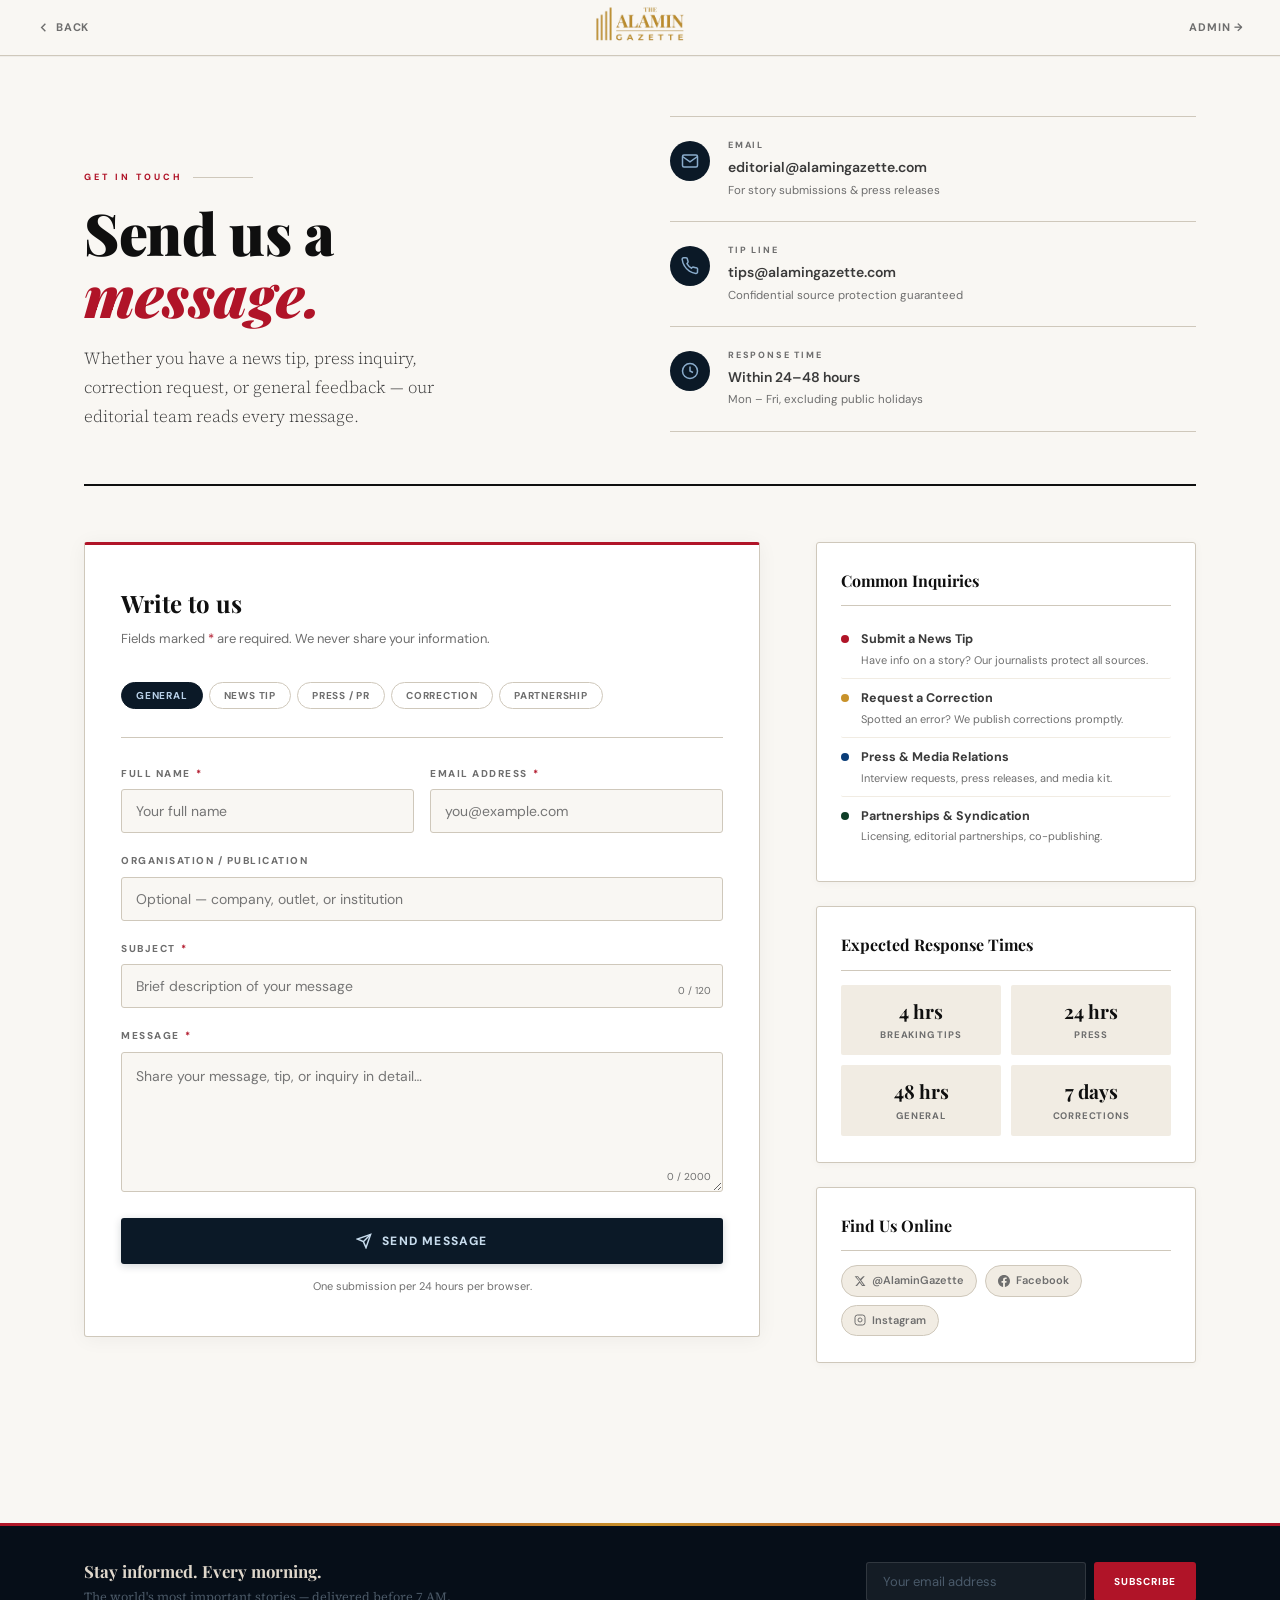
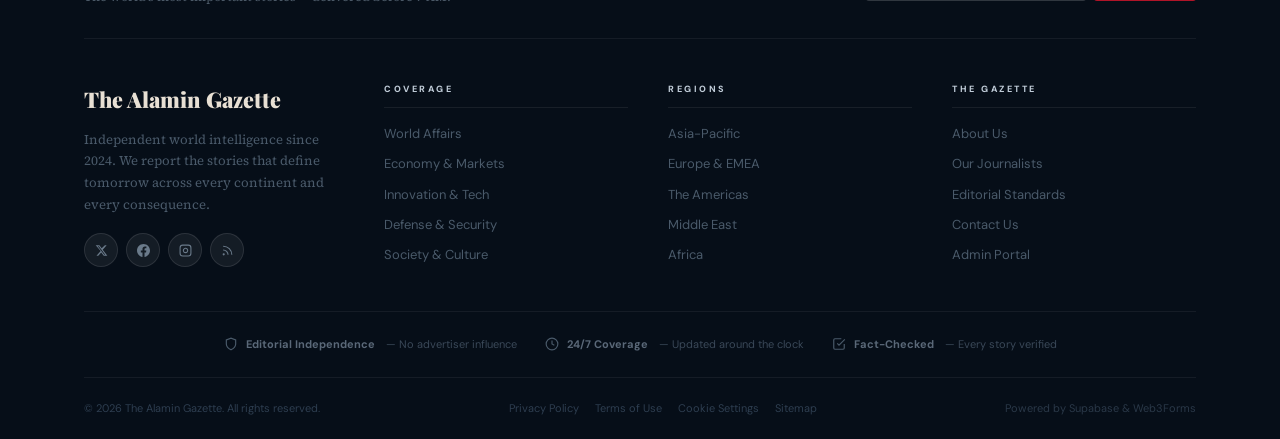
<file: contact.html>
<!DOCTYPE html>
<html lang="en">
<head>
  <meta charset="UTF-8">
  <meta name="viewport" content="width=device-width, initial-scale=1.0, viewport-fit=cover">
  <title>Contact Us — The Alamin Gazette</title>
  <meta name="description" content="Get in touch with The Alamin Gazette editorial team. Send us tips, press inquiries, corrections, or general feedback.">
  <meta name="robots" content="index, follow">
  <meta name="theme-color" content="#0b1927">
  <meta property="og:type" content="website">
  <meta property="og:title" content="Contact — The Alamin Gazette">
  <meta property="og:description" content="Reach our editorial team with tips, inquiries, or feedback.">
  <meta property="og:site_name" content="The Alamin Gazette">
  <link rel="canonical" href="contact.html">
  <link rel="preconnect" href="https://fonts.googleapis.com">
  <link rel="preconnect" href="https://fonts.gstatic.com" crossorigin>
  <link href="https://fonts.googleapis.com/css2?family=Playfair+Display:ital,wght@0,700;0,900;1,400&family=Source+Serif+4:opsz,wght@8..60,300;8..60,400&family=DM+Sans:wght@400;500;600;700&display=swap" rel="stylesheet">
  <style>
    :root {
      --ink:#0f0f0f; --ink-2:#3a3a3a; --ink-3:#6e6e6e;
      --paper:#f9f7f3; --paper-2:#f1ece3; --rule:#cfc8bb;
      --navy:#0b1927; --crimson:#b01428; --gold:#c8922a; --green:#0e7c45;
      --serif:'Playfair Display',Georgia,serif;
      --prose:'Source Serif 4',Georgia,serif;
      --ui:'DM Sans',system-ui,sans-serif;
      --radius:3px; --ease:cubic-bezier(.4,0,.2,1);
      color-scheme:light;
    }
    html.theme-dark {
      --ink:#e8e2d8; --ink-2:#bdb5a8; --ink-3:#7a7268;
      --paper:#141210; --paper-2:#1e1b17; --rule:#2e2a24;
      color-scheme:dark;
    }
    html.theme-dark body            { background:#0e0c0a; }
    html.theme-dark .masthead       { background:var(--paper); border-color:var(--rule); }
    html.theme-dark .form-card      { background:#1a1714; border-color:var(--rule); }
    html.theme-dark .sidebar-card   { background:#1a1714; border-color:var(--rule); }
    html.theme-dark .sc-item:hover  { background:var(--paper-2); }
    html.theme-dark .rt-item        { background:var(--paper-2); }
    html.theme-dark .inquiry-tab    { background:var(--paper-2); color:var(--ink-3); border-color:var(--rule); }
    html.theme-dark .field input,
    html.theme-dark .field textarea { background:var(--paper-2); color:var(--ink); border-color:var(--rule); }
    html.theme-dark .field input:focus,
    html.theme-dark .field textarea:focus { background:#222; border-color:#5a7090; }
    html.theme-dark .rate-limit-banner { background:#1e180a; }
    html.theme-transitioning *:not(img) {
      transition:background-color .3s ease,color .3s ease,border-color .3s ease !important;
    }

    *,*::before,*::after{box-sizing:border-box;margin:0;padding:0}
    html{scroll-behavior:smooth;text-size-adjust:100%;-webkit-text-size-adjust:100%}
    body{font-family:var(--prose);background:var(--paper);color:var(--ink);line-height:1.55;-webkit-font-smoothing:antialiased;min-height:100vh}
    a{color:inherit;text-decoration:none}
    img{max-width:100%;display:block}
    button{cursor:pointer;font-family:var(--ui)}

    .skip-link{position:absolute;top:-100%;left:16px;background:var(--crimson);color:#fff;font-family:var(--ui);font-size:13px;font-weight:700;padding:10px 20px;border-radius:0 0 var(--radius) var(--radius);z-index:9999;transition:top .2s}
    .skip-link:focus{top:0;outline:3px solid #fff}

    /* MASTHEAD */
    .masthead{position:sticky;top:0;background:var(--paper);border-bottom:1px solid var(--rule);height:56px;display:flex;align-items:center;justify-content:space-between;padding:0 28px;z-index:100;box-shadow:0 1px 0 rgba(0,0,0,.04)}
    .mast-back{font-family:var(--ui);font-size:11px;font-weight:700;letter-spacing:.8px;text-transform:uppercase;color:var(--ink-3);display:inline-flex;align-items:center;gap:5px;min-width:90px;padding:6px 8px;border-radius:var(--radius);transition:color .18s}
    .mast-back:hover{color:var(--crimson)}
    .mast-back:focus-visible{outline:2px solid var(--crimson)}
    .mast-center{position:absolute;left:50%;transform:translateX(-50%);pointer-events:none}
    .mast-center a{pointer-events:auto;line-height:0;display:inline-block}
    .mast-logo-img{height:44px;width:auto}
    .mast-logo-txt{font-family:var(--serif);font-size:1.15rem;font-weight:900;color:var(--ink)}
    .mast-right{min-width:90px;display:flex;justify-content:flex-end}
    .mast-admin{font-family:var(--ui);font-size:11px;font-weight:700;letter-spacing:.8px;text-transform:uppercase;color:var(--ink-3);padding:6px 8px;border-radius:var(--radius);transition:color .18s}
    .mast-admin:hover{color:var(--crimson)}

    /* PAGE */
    .page-wrap{max-width:1160px;margin:0 auto;padding:0 24px 80px}

    /* HERO */
    .page-hero{padding:60px 0 52px;border-bottom:2px solid var(--ink);margin-bottom:56px;display:grid;grid-template-columns:1fr 1fr;gap:60px;align-items:end}
    .page-hero-eyebrow{font-family:var(--ui);font-size:9px;font-weight:800;letter-spacing:3px;text-transform:uppercase;color:var(--crimson);margin-bottom:16px;display:flex;align-items:center;gap:10px}
    .page-hero-eyebrow::after{content:'';flex:1;height:1px;background:var(--rule);max-width:60px}
    .page-hero h1{font-family:var(--serif);font-size:clamp(2.4rem,4.5vw,3.8rem);font-weight:900;line-height:1.08;letter-spacing:-.4px;color:var(--ink);margin-bottom:20px}
    .page-hero h1 em{font-style:italic;color:var(--crimson)}
    .page-hero-lead{font-family:var(--prose);font-size:1.05rem;font-weight:300;color:var(--ink-2);line-height:1.72;max-width:400px}
    .fact-item{display:flex;align-items:flex-start;gap:18px;padding:22px 0;border-bottom:1px solid var(--rule)}
    .fact-item:first-child{border-top:1px solid var(--rule)}
    .fact-icon{width:40px;height:40px;flex-shrink:0;background:var(--navy);border-radius:50%;display:flex;align-items:center;justify-content:center;color:#8aaccc;margin-top:2px}
    .fact-label{font-family:var(--ui);font-size:9px;font-weight:800;letter-spacing:1.8px;text-transform:uppercase;color:var(--ink-3);margin-bottom:4px}
    .fact-value{font-family:var(--ui);font-size:14px;font-weight:600;color:var(--ink-2)}
    .fact-sub{font-family:var(--ui);font-size:11.5px;color:var(--ink-3);margin-top:3px;line-height:1.5}

    /* FORM SECTION */
    .form-section{display:grid;grid-template-columns:1fr 380px;gap:56px;align-items:start}

    .form-card{background:#fff;border:1px solid var(--rule);border-top:3px solid var(--crimson);border-radius:var(--radius);padding:40px 36px;box-shadow:0 2px 20px rgba(0,0,0,.05)}
    .form-card-header{margin-bottom:32px}
    .form-card-header h2{font-family:var(--serif);font-size:1.5rem;font-weight:700;margin-bottom:7px;color:var(--ink)}
    .form-card-header p{font-family:var(--ui);font-size:13px;color:var(--ink-3);line-height:1.6}

    .inquiry-tabs{display:flex;gap:6px;flex-wrap:wrap;margin-bottom:28px;padding-bottom:28px;border-bottom:1px solid var(--rule)}
    .inquiry-tab{font-family:var(--ui);font-size:10px;font-weight:700;letter-spacing:.8px;text-transform:uppercase;padding:6px 14px;border:1.5px solid var(--rule);background:transparent;border-radius:20px;color:var(--ink-3);transition:all .18s;white-space:nowrap}
    .inquiry-tab:hover{border-color:var(--ink-2);color:var(--ink-2)}
    .inquiry-tab.active{background:var(--navy);color:#b8d0e8;border-color:var(--navy)}
    .inquiry-tab:focus-visible{outline:2px solid var(--crimson);outline-offset:2px}

    .field-row{display:grid;grid-template-columns:1fr 1fr;gap:16px}
    .field{margin-bottom:20px;position:relative}
    .field label{display:block;font-family:var(--ui);font-size:10px;font-weight:800;letter-spacing:1.5px;text-transform:uppercase;color:var(--ink-3);margin-bottom:8px}
    .field label .req{color:var(--crimson);margin-left:2px}
    .field input,.field textarea{width:100%;padding:12px 14px;border:1.5px solid var(--rule);background:var(--paper);font-family:var(--ui);font-size:14px;color:var(--ink);border-radius:var(--radius);outline:none;transition:border-color .18s,box-shadow .18s,background .18s;-webkit-appearance:none;appearance:none}
    .field input:focus,.field textarea:focus{border-color:var(--navy);background:#fff;box-shadow:0 0 0 3px rgba(11,25,39,.08)}
    .field input.error,.field textarea.error{border-color:var(--crimson)}
    .field input.valid,.field textarea.valid{border-color:var(--green)}
    .field textarea{resize:vertical;min-height:140px;line-height:1.65}
    .field-err{font-family:var(--ui);font-size:11px;color:var(--crimson);margin-top:5px;display:none}
    .field-err.show{display:block}
    .field-counter{position:absolute;right:12px;bottom:10px;font-family:var(--ui);font-size:10px;color:var(--ink-3);pointer-events:none}
    .field-counter.warn{color:var(--gold)}
    .field-counter.over{color:var(--crimson)}

    .submit-btn{width:100%;padding:15px 24px;background:var(--navy);color:#c8dced;font-family:var(--ui);font-size:12px;font-weight:800;letter-spacing:1.2px;text-transform:uppercase;border:none;border-radius:var(--radius);display:flex;align-items:center;justify-content:center;gap:10px;transition:background .2s,transform .15s,box-shadow .2s;box-shadow:0 2px 8px rgba(11,25,39,.18);margin-top:8px}
    .submit-btn:hover:not(:disabled){background:#0f2540;transform:translateY(-1px);box-shadow:0 6px 20px rgba(11,25,39,.25)}
    .submit-btn:active{transform:translateY(0)}
    .submit-btn:disabled{opacity:.55;cursor:not-allowed;transform:none;box-shadow:none}
    .submit-btn:focus-visible{outline:2px solid var(--gold);outline-offset:3px}
    .btn-spinner{width:16px;height:16px;border:2px solid rgba(200,220,237,.3);border-top-color:#c8dced;border-radius:50%;animation:spin .7s linear infinite;display:none}
    @keyframes spin{to{transform:rotate(360deg)}}

    .rate-limit-banner{display:none;background:#fdf8ec;border:1.5px solid var(--gold);border-radius:var(--radius);padding:18px 20px;margin-bottom:24px}
    .rate-limit-banner.show{display:flex;gap:14px;align-items:flex-start}
    .rl-icon{color:var(--gold);flex-shrink:0;margin-top:1px}
    .rl-title{font-family:var(--ui);font-size:13px;font-weight:700;color:#7a5a10;margin-bottom:4px}
    .rl-msg{font-family:var(--ui);font-size:12px;color:#9a7a30;line-height:1.55}
    .rl-countdown{font-family:var(--ui);font-size:11px;font-weight:700;color:var(--gold);margin-top:6px}

    .success-state{display:none;text-align:center;padding:48px 20px}
    .success-state.show{display:block}
    .success-icon{width:72px;height:72px;border-radius:50%;background:#e8f8ef;border:2px solid #a8dfc0;display:flex;align-items:center;justify-content:center;margin:0 auto 22px;animation:popIn .4s var(--ease) both}
    @keyframes popIn{from{transform:scale(.6);opacity:0}to{transform:scale(1);opacity:1}}
    .success-state h3{font-family:var(--serif);font-size:1.6rem;font-weight:700;color:var(--ink);margin-bottom:10px}
    .success-state p{font-family:var(--ui);font-size:13.5px;color:var(--ink-3);line-height:1.65;max-width:320px;margin:0 auto 28px}
    .success-back{font-family:var(--ui);font-size:11px;font-weight:800;letter-spacing:1px;text-transform:uppercase;padding:12px 28px;background:var(--navy);color:#c8dced;border:none;border-radius:var(--radius);transition:background .18s}
    .success-back:hover{background:#0f2540}

    /* SIDEBAR */
    .contact-sidebar{display:flex;flex-direction:column;gap:24px}
    .sidebar-card{background:#fff;border:1px solid var(--rule);border-radius:var(--radius);padding:26px 24px;box-shadow:0 1px 8px rgba(0,0,0,.04)}
    .sidebar-card h4{font-family:var(--serif);font-size:1rem;font-weight:700;margin-bottom:14px;padding-bottom:12px;border-bottom:1px solid var(--rule);color:var(--ink)}
    .sc-item{display:flex;align-items:flex-start;gap:12px;padding:10px 0;border-bottom:1px solid var(--paper-2);cursor:pointer;transition:background .15s;border-radius:2px}
    .sc-item:last-child{border-bottom:none}
    .sc-item:hover{background:var(--paper-2);margin:0 -8px;padding:10px 8px}
    .sc-dot{width:8px;height:8px;border-radius:50%;flex-shrink:0;margin-top:5px}
    .sc-title{font-family:var(--ui);font-size:12.5px;font-weight:700;color:var(--ink-2);margin-bottom:2px}
    .sc-desc{font-family:var(--ui);font-size:11px;color:var(--ink-3);line-height:1.5}
    .response-grid{display:grid;grid-template-columns:1fr 1fr;gap:10px;margin-top:4px}
    .rt-item{background:var(--paper-2);border-radius:2px;padding:12px 10px;text-align:center}
    .rt-time{font-family:var(--serif);font-size:1.2rem;font-weight:700;color:var(--ink)}
    .rt-label{font-family:var(--ui);font-size:9.5px;font-weight:700;letter-spacing:.8px;text-transform:uppercase;color:var(--ink-3);margin-top:2px}
    .social-row{display:flex;gap:8px;flex-wrap:wrap;margin-top:4px}
    .social-chip{display:inline-flex;align-items:center;gap:6px;font-family:var(--ui);font-size:11px;font-weight:600;color:var(--ink-3);background:var(--paper-2);border:1px solid var(--rule);padding:6px 12px;border-radius:20px;text-decoration:none;transition:all .18s}
    .social-chip:hover{background:var(--navy);color:#b8d0e8;border-color:var(--navy)}
    .social-chip:focus-visible{outline:2px solid var(--crimson)}

    /* FOOTER */
    .footer{background:#060e18;margin-top:80px}
    .footer-accent{height:3px;background:linear-gradient(90deg,#b01428,#c8922a,#b01428)}
    .footer-inner{max-width:1160px;margin:0 auto;padding:0 24px}
    .footer-nl{display:flex;align-items:center;justify-content:space-between;flex-wrap:wrap;gap:20px;padding:32px 0;border-bottom:1px solid rgba(255,255,255,.06)}
    .footer-nl-title{font-family:var(--serif);font-size:1.05rem;font-weight:700;color:#e0d8cc;margin-bottom:4px}
    .footer-nl-sub{font-size:12.5px;color:#4a5866;line-height:1.5}
    .footer-nl-form{display:flex;gap:8px;flex-wrap:wrap}
    .footer-nl-input{font-family:var(--ui);font-size:13px;color:#e0d8cc;background:rgba(255,255,255,.06);border:1px solid rgba(255,255,255,.12);border-radius:var(--radius);padding:10px 16px;outline:none;width:220px;max-width:100%;transition:border-color .2s}
    .footer-nl-input::placeholder{color:#4a5a6a}
    .footer-nl-input:focus{border-color:var(--gold)}
    .footer-nl-btn{font-family:var(--ui);font-size:10px;font-weight:800;letter-spacing:1px;text-transform:uppercase;background:var(--crimson);color:#fff;border:none;border-radius:var(--radius);padding:10px 20px;cursor:pointer;transition:background .2s}
    .footer-nl-btn:hover{background:#8f0f1e}
    .footer-grid{display:grid;grid-template-columns:260px 1fr 1fr 1fr;gap:40px;padding:44px 0 36px;border-bottom:1px solid rgba(255,255,255,.06)}
    .footer-brand-name{font-family:var(--serif);font-size:1.35rem;font-weight:900;color:#e8e0d4;display:block;margin-bottom:12px}
    .footer-tagline{font-family:var(--prose);font-size:.82rem;color:#4a5a6a;line-height:1.65;margin-bottom:18px}
    .footer-social{display:flex;gap:8px;flex-wrap:wrap}
    .footer-social-btn{width:34px;height:34px;border-radius:50%;background:rgba(255,255,255,.06);border:1px solid rgba(255,255,255,.1);color:#6a7a8a;display:flex;align-items:center;justify-content:center;text-decoration:none;transition:all .2s}
    .footer-social-btn:hover{background:var(--crimson);border-color:var(--crimson);color:#fff}
    .footer-col h5{font-family:var(--ui);font-size:9px;font-weight:800;letter-spacing:2.5px;text-transform:uppercase;color:#c0ccd8;margin-bottom:16px;padding-bottom:10px;border-bottom:1px solid rgba(255,255,255,.07)}
    .footer-col a{display:block;font-family:var(--ui);font-size:13px;color:#4a5a6a;text-decoration:none;margin-bottom:10px;transition:color .18s}
    .footer-col a:hover{color:#d8e4f0}
    .footer-trust{display:flex;flex-wrap:wrap;gap:28px;justify-content:center;padding:24px 0;border-bottom:1px solid rgba(255,255,255,.06)}
    .trust-item{display:flex;align-items:center;gap:8px;font-family:var(--ui);font-size:11px;color:#3a4858}
    .trust-item strong{color:#5a6878}
    .footer-bottom{display:flex;justify-content:space-between;align-items:center;flex-wrap:wrap;gap:10px;padding:22px 0;font-family:var(--ui);font-size:11px;color:#2e3e50}
    .footer-legal{display:flex;gap:16px;flex-wrap:wrap}
    .footer-legal a{color:#2e3e50;text-decoration:none;transition:color .15s}
    .footer-legal a:hover{color:#5a7090}

    /* RESPONSIVE */
    @media(max-width:1000px){.form-section{grid-template-columns:1fr}.contact-sidebar{display:grid;grid-template-columns:1fr 1fr;gap:18px}.footer-grid{grid-template-columns:1fr 1fr 1fr;gap:28px}.footer-grid>div:last-child{display:none}}
    @media(max-width:760px){.page-hero{grid-template-columns:1fr;gap:36px}.page-hero-right{order:-1}.contact-sidebar{grid-template-columns:1fr}.field-row{grid-template-columns:1fr}.form-card{padding:28px 22px}.footer-grid{grid-template-columns:1fr 1fr;gap:24px}}
    @media(max-width:540px){.masthead{padding:0 16px}.page-wrap{padding:0 16px 60px}.mast-center{display:none}.page-hero{padding:36px 0 32px}.page-hero h1{font-size:2rem}.footer-grid{grid-template-columns:1fr;gap:20px}.footer-nl{flex-direction:column;align-items:flex-start}.footer-nl-input{width:100%}.footer-bottom{flex-direction:column;align-items:flex-start;gap:10px}}
    @media(prefers-reduced-motion:reduce){*,*::before,*::after{animation-duration:.01ms !important;transition-duration:.01ms !important}}
    @media print{.masthead,.footer{display:none !important}}
  </style>
</head>
<body>

<a href="#contact-form" class="skip-link">Skip to contact form</a>

<header class="masthead" role="banner">
  <a href="index.html" class="mast-back" aria-label="Back to homepage">
    <svg width="15" height="15" viewBox="0 0 24 24" fill="none" stroke="currentColor" stroke-width="2.2" aria-hidden="true"><polyline points="15 18 9 12 15 6"/></svg>
    Back
  </a>
  <div class="mast-center">
    <a href="index.html" aria-label="The Alamin Gazette — Homepage">
      <img src="images/lol.png" class="mast-logo-img" alt="The Alamin Gazette"
           onerror="this.style.display='none';document.getElementById('mw').style.display='block';">
      <span class="mast-logo-txt" id="mw" style="display:none;">The Alamin Gazette</span>
    </a>
  </div>
  <div class="mast-right">
    <a href="admin.html" class="mast-admin" aria-label="Admin portal">Admin →</a>
  </div>
</header>

<main class="page-wrap" id="contact-form" tabindex="-1">

  <!-- HERO -->
  <div class="page-hero" role="region" aria-label="Contact page header">
    <div>
      <div class="page-hero-eyebrow" aria-hidden="true">Get in Touch</div>
      <h1>Send us a<br><em>message.</em></h1>
      <p class="page-hero-lead">Whether you have a news tip, press inquiry, correction request, or general feedback — our editorial team reads every message.</p>
    </div>
    <div>
      <div role="list" aria-label="Contact information">
        <div class="fact-item" role="listitem">
          <div class="fact-icon" aria-hidden="true">
            <svg width="18" height="18" viewBox="0 0 24 24" fill="none" stroke="currentColor" stroke-width="2"><path d="M4 4h16c1.1 0 2 .9 2 2v12c0 1.1-.9 2-2 2H4c-1.1 0-2-.9-2-2V6c0-1.1.9-2 2-2z"/><polyline points="22,6 12,13 2,6"/></svg>
          </div>
          <div>
            <div class="fact-label">Email</div>
            <div class="fact-value">editorial@alamingazette.com</div>
            <div class="fact-sub">For story submissions &amp; press releases</div>
          </div>
        </div>
        <div class="fact-item" role="listitem">
          <div class="fact-icon" aria-hidden="true">
            <svg width="18" height="18" viewBox="0 0 24 24" fill="none" stroke="currentColor" stroke-width="2"><path d="M22 16.92v3a2 2 0 0 1-2.18 2 19.79 19.79 0 0 1-8.63-3.07A19.5 19.5 0 0 1 4.69 12 19.79 19.79 0 0 1 1.61 3.38 2 2 0 0 1 3.58 1h3a2 2 0 0 1 2 1.72c.127.96.361 1.903.7 2.81a2 2 0 0 1-.45 2.11L7.91 8.96a16 16 0 0 0 6 6l.92-.92a2 2 0 0 1 2.11-.45c.907.339 1.85.573 2.81.7A2 2 0 0 1 22 16.92z"/></svg>
          </div>
          <div>
            <div class="fact-label">Tip Line</div>
            <div class="fact-value">tips@alamingazette.com</div>
            <div class="fact-sub">Confidential source protection guaranteed</div>
          </div>
        </div>
        <div class="fact-item" role="listitem">
          <div class="fact-icon" aria-hidden="true">
            <svg width="18" height="18" viewBox="0 0 24 24" fill="none" stroke="currentColor" stroke-width="2"><circle cx="12" cy="12" r="10"/><polyline points="12 6 12 12 16 14"/></svg>
          </div>
          <div>
            <div class="fact-label">Response Time</div>
            <div class="fact-value">Within 24–48 hours</div>
            <div class="fact-sub">Mon – Fri, excluding public holidays</div>
          </div>
        </div>
      </div>
    </div>
  </div>

  <!-- FORM + SIDEBAR -->
  <div class="form-section">

    <div class="form-card" role="region" aria-label="Contact form">

      <!-- Rate limit notice -->
      <div class="rate-limit-banner" id="rateLimitBanner" role="alert" aria-live="assertive">
        <div class="rl-icon" aria-hidden="true">
          <svg width="20" height="20" viewBox="0 0 24 24" fill="none" stroke="currentColor" stroke-width="2"><circle cx="12" cy="12" r="10"/><line x1="12" y1="8" x2="12" y2="12"/><line x1="12" y1="16" x2="12.01" y2="16"/></svg>
        </div>
        <div>
          <div class="rl-title">You've already sent a message today</div>
          <div class="rl-msg">We allow one submission per day to prevent spam. Please check back tomorrow.</div>
          <div class="rl-countdown" id="rlCountdown" aria-live="polite"></div>
        </div>
      </div>

      <div class="form-card-header" id="formHeader">
        <h2>Write to us</h2>
        <p>Fields marked <span style="color:var(--crimson);">*</span> are required. We never share your information.</p>
      </div>

      <!-- Inquiry tabs -->
      <div class="inquiry-tabs" role="group" aria-label="Select inquiry type" id="inquiryTabs">
        <button class="inquiry-tab active" data-type="General Inquiry"    aria-pressed="true">General</button>
        <button class="inquiry-tab"        data-type="News Tip"           aria-pressed="false">News Tip</button>
        <button class="inquiry-tab"        data-type="Press / PR"         aria-pressed="false">Press / PR</button>
        <button class="inquiry-tab"        data-type="Correction Request" aria-pressed="false">Correction</button>
        <button class="inquiry-tab"        data-type="Partnership"        aria-pressed="false">Partnership</button>
      </div>

      <!-- Success -->
      <div class="success-state" id="successState" aria-live="polite" aria-atomic="true">
        <div class="success-icon" aria-hidden="true">
          <svg width="32" height="32" viewBox="0 0 24 24" fill="none" stroke="#2e9e60" stroke-width="2.5"><polyline points="20 6 9 17 4 12"/></svg>
        </div>
        <h3>Message sent!</h3>
        <p>Thank you for reaching out. Our editorial team will get back to you within 24–48 hours.</p>
        <button class="success-back" onclick="window.location.href='index.html'">Return to Homepage</button>
      </div>

      <!-- Form -->
      <form id="contactForm" novalidate aria-label="Contact form"
            action="https://api.web3forms.com/submit" method="POST">
        <input type="hidden" name="access_key" value="d175b8a6-796d-430f-8314-d49195a63000">
        <input type="checkbox" name="botcheck" style="display:none;" tabindex="-1" aria-hidden="true">
        <input type="hidden" name="subject" id="hiddenSubject" value="General Inquiry — The Alamin Gazette">
        <input type="hidden" name="redirect" value="false">

        <div class="field-row">
          <div class="field">
            <label for="f-name">Full Name <span class="req" aria-label="required">*</span></label>
            <input type="text" id="f-name" name="name" placeholder="Your full name"
                   autocomplete="name" required aria-required="true" oninput="vf(this)">
            <div class="field-err" id="err-name" role="alert">Please enter your full name.</div>
          </div>
          <div class="field">
            <label for="f-email">Email Address <span class="req" aria-label="required">*</span></label>
            <input type="email" id="f-email" name="email" placeholder="you@example.com"
                   autocomplete="email" required aria-required="true" oninput="vf(this)">
            <div class="field-err" id="err-email" role="alert">Please enter a valid email address.</div>
          </div>
        </div>

        <div class="field">
          <label for="f-org">Organisation / Publication</label>
          <input type="text" id="f-org" name="organisation"
                 placeholder="Optional — company, outlet, or institution" autocomplete="organization">
        </div>

        <div class="field">
          <label for="f-subject">Subject <span class="req" aria-label="required">*</span></label>
          <input type="text" id="f-subject" name="subject_detail"
                 placeholder="Brief description of your message"
                 required aria-required="true" maxlength="120"
                 oninput="vf(this);uc('f-subject','sc',120)">
          <span class="field-counter" id="sc" aria-live="polite">0 / 120</span>
          <div class="field-err" id="err-subject" role="alert">Please enter a subject.</div>
        </div>

        <div class="field" style="position:relative;">
          <label for="f-message">Message <span class="req" aria-label="required">*</span></label>
          <textarea id="f-message" name="message"
                    placeholder="Share your message, tip, or inquiry in detail…"
                    required aria-required="true" maxlength="2000"
                    oninput="vf(this);uc('f-message','mc',2000)"></textarea>
          <span class="field-counter" id="mc" style="bottom:14px;" aria-live="polite">0 / 2000</span>
          <div class="field-err" id="err-message" role="alert">Please write a message (minimum 20 characters).</div>
        </div>

        <button type="submit" class="submit-btn" id="submitBtn" aria-label="Send message">
          <svg id="btnIcon" width="16" height="16" viewBox="0 0 24 24" fill="none" stroke="currentColor" stroke-width="2.2" aria-hidden="true">
            <line x1="22" y1="2" x2="11" y2="13"/><polygon points="22 2 15 22 11 13 2 9 22 2"/>
          </svg>
          <div class="btn-spinner" id="btnSpinner" aria-hidden="true"></div>
          <span id="btnLabel">Send Message</span>
        </button>

        <p id="rateLimitNote" aria-live="polite"
           style="font-family:var(--ui);font-size:11px;color:var(--ink-3);text-align:center;margin-top:14px;line-height:1.6;">
          One submission per 24 hours per browser.
        </p>
      </form>
    </div>

    <!-- SIDEBAR -->
    <aside class="contact-sidebar" aria-label="Contact options">
      <div class="sidebar-card">
        <h4>Common Inquiries</h4>
        <div class="sc-item" role="button" tabindex="0" onclick="setInquiry('News Tip')" onkeydown="if(event.key==='Enter')setInquiry('News Tip')" aria-label="News tip">
          <span class="sc-dot" style="background:#b01428;" aria-hidden="true"></span>
          <div><div class="sc-title">Submit a News Tip</div><div class="sc-desc">Have info on a story? Our journalists protect all sources.</div></div>
        </div>
        <div class="sc-item" role="button" tabindex="0" onclick="setInquiry('Correction Request')" onkeydown="if(event.key==='Enter')setInquiry('Correction Request')" aria-label="Correction request">
          <span class="sc-dot" style="background:#c8922a;" aria-hidden="true"></span>
          <div><div class="sc-title">Request a Correction</div><div class="sc-desc">Spotted an error? We publish corrections promptly.</div></div>
        </div>
        <div class="sc-item" role="button" tabindex="0" onclick="setInquiry('Press / PR')" onkeydown="if(event.key==='Enter')setInquiry('Press / PR')" aria-label="Press inquiry">
          <span class="sc-dot" style="background:#0a3d78;" aria-hidden="true"></span>
          <div><div class="sc-title">Press &amp; Media Relations</div><div class="sc-desc">Interview requests, press releases, and media kit.</div></div>
        </div>
        <div class="sc-item" role="button" tabindex="0" onclick="setInquiry('Partnership')" onkeydown="if(event.key==='Enter')setInquiry('Partnership')" aria-label="Partnership">
          <span class="sc-dot" style="background:#0e3d27;" aria-hidden="true"></span>
          <div><div class="sc-title">Partnerships &amp; Syndication</div><div class="sc-desc">Licensing, editorial partnerships, co-publishing.</div></div>
        </div>
      </div>

      <div class="sidebar-card">
        <h4>Expected Response Times</h4>
        <div class="response-grid">
          <div class="rt-item"><div class="rt-time">4 hrs</div><div class="rt-label">Breaking Tips</div></div>
          <div class="rt-item"><div class="rt-time">24 hrs</div><div class="rt-label">Press</div></div>
          <div class="rt-item"><div class="rt-time">48 hrs</div><div class="rt-label">General</div></div>
          <div class="rt-item"><div class="rt-time">7 days</div><div class="rt-label">Corrections</div></div>
        </div>
      </div>

      <div class="sidebar-card">
        <h4>Find Us Online</h4>
        <div class="social-row">
          <a href="#" class="social-chip" aria-label="X (Twitter)" rel="noopener noreferrer">
            <svg width="12" height="12" viewBox="0 0 24 24" fill="currentColor" aria-hidden="true"><path d="M18.244 2.25h3.308l-7.227 8.26 8.502 11.24H16.17l-4.714-6.231-5.401 6.231H2.744l7.73-8.835L1.254 2.25H8.08l4.253 5.622zm-1.161 17.52h1.833L7.084 4.126H5.117z"/></svg>
            @AlaminGazette
          </a>
          <a href="#" class="social-chip" aria-label="Facebook" rel="noopener noreferrer">
            <svg width="12" height="12" viewBox="0 0 24 24" fill="currentColor" aria-hidden="true"><path d="M24 12.073c0-6.627-5.373-12-12-12s-12 5.373-12 12c0 5.99 4.388 10.954 10.125 11.854v-8.385H7.078v-3.47h3.047V9.43c0-3.007 1.792-4.669 4.533-4.669 1.312 0 2.686.235 2.686.235v2.953H15.83c-1.491 0-1.956.925-1.956 1.874v2.25h3.328l-.532 3.47h-2.796v8.385C19.612 23.027 24 18.062 24 12.073z"/></svg>
            Facebook
          </a>
          <a href="#" class="social-chip" aria-label="Instagram" rel="noopener noreferrer">
            <svg width="12" height="12" viewBox="0 0 24 24" fill="none" stroke="currentColor" stroke-width="2" aria-hidden="true"><rect x="2" y="2" width="20" height="20" rx="5"/><path d="M16 11.37A4 4 0 1 1 12.63 8 4 4 0 0 1 16 11.37z"/><line x1="17.5" y1="6.5" x2="17.51" y2="6.5"/></svg>
            Instagram
          </a>
        </div>
      </div>
    </aside>
  </div>

</main>

<!-- FOOTER -->
<footer class="footer" role="contentinfo">
  <div class="footer-accent" aria-hidden="true"></div>
  <div class="footer-inner">

    <div class="footer-nl">
      <div>
        <div class="footer-nl-title">Stay informed. Every morning.</div>
        <div class="footer-nl-sub">The world's most important stories — delivered before 7 AM.</div>
      </div>
      <div class="footer-nl-form" role="form" aria-label="Newsletter signup">
        <input class="footer-nl-input" type="email" id="nlEmail"
               placeholder="Your email address" aria-label="Email for newsletter" autocomplete="email">
        <button class="footer-nl-btn" onclick="handleNewsletter(this)" aria-label="Subscribe to newsletter">Subscribe</button>
      </div>
    </div>

    <div class="footer-grid">
      <div>
        <span class="footer-brand-name">The Alamin Gazette</span>
        <p class="footer-tagline">Independent world intelligence since 2024. We report the stories that define tomorrow across every continent and every consequence.</p>
        <div class="footer-social" role="list" aria-label="Social media">
          <a href="#" class="footer-social-btn" role="listitem" aria-label="X (Twitter)">
            <svg width="13" height="13" viewBox="0 0 24 24" fill="currentColor" aria-hidden="true"><path d="M18.244 2.25h3.308l-7.227 8.26 8.502 11.24H16.17l-4.714-6.231-5.401 6.231H2.744l7.73-8.835L1.254 2.25H8.08l4.253 5.622zm-1.161 17.52h1.833L7.084 4.126H5.117z"/></svg>
          </a>
          <a href="#" class="footer-social-btn" role="listitem" aria-label="Facebook">
            <svg width="13" height="13" viewBox="0 0 24 24" fill="currentColor" aria-hidden="true"><path d="M24 12.073c0-6.627-5.373-12-12-12s-12 5.373-12 12c0 5.99 4.388 10.954 10.125 11.854v-8.385H7.078v-3.47h3.047V9.43c0-3.007 1.792-4.669 4.533-4.669 1.312 0 2.686.235 2.686.235v2.953H15.83c-1.491 0-1.956.925-1.956 1.874v2.25h3.328l-.532 3.47h-2.796v8.385C19.612 23.027 24 18.062 24 12.073z"/></svg>
          </a>
          <a href="#" class="footer-social-btn" role="listitem" aria-label="Instagram">
            <svg width="13" height="13" viewBox="0 0 24 24" fill="none" stroke="currentColor" stroke-width="2" aria-hidden="true"><rect x="2" y="2" width="20" height="20" rx="5"/><path d="M16 11.37A4 4 0 1 1 12.63 8 4 4 0 0 1 16 11.37z"/><line x1="17.5" y1="6.5" x2="17.51" y2="6.5"/></svg>
          </a>
          <a href="#" class="footer-social-btn" role="listitem" aria-label="RSS">
            <svg width="13" height="13" viewBox="0 0 24 24" fill="none" stroke="currentColor" stroke-width="2" aria-hidden="true"><path d="M4 11a9 9 0 0 1 9 9"/><path d="M4 4a16 16 0 0 1 16 16"/><circle cx="5" cy="19" r="1"/></svg>
          </a>
        </div>
      </div>
      <div class="footer-col">
        <h5>Coverage</h5>
        <a href="index.html">World Affairs</a>
        <a href="index.html">Economy &amp; Markets</a>
        <a href="index.html">Innovation &amp; Tech</a>
        <a href="index.html">Defense &amp; Security</a>
        <a href="index.html">Society &amp; Culture</a>
      </div>
      <div class="footer-col">
        <h5>Regions</h5>
        <a href="index.html">Asia-Pacific</a>
        <a href="index.html">Europe &amp; EMEA</a>
        <a href="index.html">The Americas</a>
        <a href="index.html">Middle East</a>
        <a href="index.html">Africa</a>
      </div>
      <div class="footer-col">
        <h5>The Gazette</h5>
        <a href="#">About Us</a>
        <a href="#">Our Journalists</a>
        <a href="#">Editorial Standards</a>
        <a href="contact.html" aria-current="page">Contact Us</a>
        <a href="admin.html">Admin Portal</a>
      </div>
    </div>

    <div class="footer-trust" role="list">
      <div class="trust-item" role="listitem">
        <svg width="14" height="14" viewBox="0 0 24 24" fill="none" stroke="#4a5a6a" stroke-width="2" aria-hidden="true"><path d="M12 22s8-4 8-10V5l-8-3-8 3v7c0 6 8 10 8 10z"/></svg>
        <strong>Editorial Independence</strong>&nbsp;— No advertiser influence
      </div>
      <div class="trust-item" role="listitem">
        <svg width="14" height="14" viewBox="0 0 24 24" fill="none" stroke="#4a5a6a" stroke-width="2" aria-hidden="true"><circle cx="12" cy="12" r="10"/><polyline points="12 6 12 12 16 14"/></svg>
        <strong>24/7 Coverage</strong>&nbsp;— Updated around the clock
      </div>
      <div class="trust-item" role="listitem">
        <svg width="14" height="14" viewBox="0 0 24 24" fill="none" stroke="#4a5a6a" stroke-width="2" aria-hidden="true"><polyline points="9 11 12 14 22 4"/><path d="M21 12v7a2 2 0 0 1-2 2H5a2 2 0 0 1-2-2V5a2 2 0 0 1 2-2h11"/></svg>
        <strong>Fact-Checked</strong>&nbsp;— Every story verified
      </div>
    </div>

    <div class="footer-bottom">
      <span>© <span id="footerYear"></span> The Alamin Gazette. All rights reserved.</span>
      <div class="footer-legal">
        <a href="#">Privacy Policy</a>
        <a href="#">Terms of Use</a>
        <a href="#">Cookie Settings</a>
        <a href="#">Sitemap</a>
      </div>
      <span style="font-family:var(--ui);font-size:11px;color:#2a3848;">Powered by Supabase &amp; Web3Forms</span>
    </div>

  </div>
</footer>

<script>
/* ============================================================
   THEME ENGINE
============================================================ */
(function(){
  const KEY='gazette_theme';
  function osPref(){return window.matchMedia('(prefers-color-scheme: dark)').matches?'dark':'light';}
  function apply(pref,skip){
    const html=document.documentElement;
    const resolved=pref==='system'?osPref():pref;
    if(!skip){html.classList.add('theme-transitioning');setTimeout(()=>html.classList.remove('theme-transitioning'),350);}
    html.classList.toggle('theme-dark',resolved==='dark');
  }
  let p='system';try{p=localStorage.getItem(KEY)||'system';}catch{}
  apply(p,true);
  window.matchMedia('(prefers-color-scheme: dark)').addEventListener('change',()=>{
    let s='system';try{s=localStorage.getItem(KEY)||'system';}catch{}
    if(s==='system')apply('system',false);
  });
})();

/* ============================================================
   RATE LIMIT — 1 submission per calendar day
============================================================ */
const RL_KEY='gazette_contact_last_submit';
function todayStr(){return new Date().toISOString().slice(0,10);}
function hasSubmittedToday(){try{return localStorage.getItem(RL_KEY)===todayStr();}catch{return false;}}
function markSubmitted(){try{localStorage.setItem(RL_KEY,todayStr());}catch{}}
function timeUntilMidnight(){
  const now=new Date(),mid=new Date(now);mid.setHours(24,0,0,0);
  const d=mid-now,h=Math.floor(d/3600000),m=Math.floor((d%3600000)/60000),s=Math.floor((d%60000)/1000);
  return h+'h '+m+'m '+s+'s';
}
function showRateLimit(){
  document.getElementById('rateLimitBanner').classList.add('show');
  document.getElementById('formHeader').style.cssText='opacity:.4;pointer-events:none';
  document.getElementById('inquiryTabs').style.cssText='opacity:.4;pointer-events:none';
  document.getElementById('contactForm').querySelectorAll('input,textarea,button,select').forEach(el=>el.disabled=true);
  document.getElementById('rateLimitNote').textContent='';
  function tick(){document.getElementById('rlCountdown').textContent='Resets in: '+timeUntilMidnight();}
  tick();setInterval(tick,1000);
}

/* ============================================================
   INQUIRY TABS
============================================================ */
document.querySelectorAll('.inquiry-tab').forEach(btn=>btn.addEventListener('click',()=>setInquiry(btn.dataset.type)));
function setInquiry(type){
  document.querySelectorAll('.inquiry-tab').forEach(btn=>{
    const on=btn.dataset.type===type;
    btn.classList.toggle('active',on);btn.setAttribute('aria-pressed',on.toString());
  });
  document.getElementById('hiddenSubject').value=type+' — The Alamin Gazette';
  const sf=document.getElementById('f-subject');
  if(!sf.value.trim())sf.placeholder='Re: '+type;
  if(window.innerWidth<760)document.getElementById('contactForm').scrollIntoView({behavior:'smooth',block:'start'});
}

/* ============================================================
   VALIDATION
============================================================ */
function vf(el){
  const id=el.id,errEl=document.getElementById('err-'+id.replace('f-',''));
  let ok=true;
  if(id==='f-name')   ok=el.value.trim().length>=2;
  if(id==='f-email')  ok=/^[^\s@]+@[^\s@]+\.[^\s@]+$/.test(el.value.trim());
  if(id==='f-subject')ok=el.value.trim().length>=3;
  if(id==='f-message')ok=el.value.trim().length>=20;
  el.classList.toggle('error',!ok);
  el.classList.toggle('valid',ok&&el.value.trim()!=='');
  if(errEl)errEl.classList.toggle('show',!ok&&el.value.trim()!=='');
  return ok;
}
function validateAll(){return['f-name','f-email','f-subject','f-message'].map(id=>vf(document.getElementById(id))).every(Boolean);}
function uc(fid,cid,max){
  const len=document.getElementById(fid).value.length,el=document.getElementById(cid);
  el.textContent=len+' / '+max;
  el.className='field-counter'+(len>max*.85?' warn':'')+(len>=max?' over':'');
}

/* ============================================================
   SUBMIT STATE
============================================================ */
function setSubmitting(on){
  const btn=document.getElementById('submitBtn');
  document.getElementById('btnLabel').textContent=on?'Sending…':'Send Message';
  document.getElementById('btnIcon').style.display=on?'none':'';
  document.getElementById('btnSpinner').style.display=on?'block':'none';
  btn.disabled=on;
}
function showSuccess(){
  ['contactForm','inquiryTabs','formHeader','rateLimitBanner'].forEach(id=>{
    const el=document.getElementById(id);if(el)el.style.display='none';
  });
  document.getElementById('successState').classList.add('show');
}

/* ============================================================
   SUBMIT
============================================================ */
document.getElementById('contactForm').addEventListener('submit',async function(e){
  e.preventDefault();
  if(hasSubmittedToday()){showRateLimit();return;}
  if(!validateAll()){const f=this.querySelector('.error');if(f)f.focus();return;}
  setSubmitting(true);
  const fd=new FormData(this);
  const sub=document.getElementById('hiddenSubject').value;
  const det=document.getElementById('f-subject').value.trim();
  fd.set('subject',sub+(det?' — '+det:''));
  try{
    const res=await fetch('https://api.web3forms.com/submit',{method:'POST',body:fd});
    const json=await res.json();
    if(json.success){markSubmitted();showSuccess();}
    else throw new Error(json.message||'Submission failed');
  }catch(err){
    setSubmitting(false);
    const note=document.getElementById('rateLimitNote');
    note.style.color='#b01428';
    note.textContent='Error: '+err.message+'. Please try again or email us directly.';
  }
});

/* ============================================================
   NEWSLETTER
============================================================ */
function handleNewsletter(btn){
  const input=document.getElementById('nlEmail');
  if(!input.value.trim()||!input.value.includes('@')){
    input.focus();input.style.borderColor='rgba(176,20,40,.7)';
    setTimeout(()=>input.style.borderColor='',1400);return;
  }
  btn.textContent='✓ Subscribed!';btn.style.background='#0e3d27';btn.disabled=true;input.value='';
}

/* INIT */
document.getElementById('footerYear').textContent=new Date().getFullYear();
if(hasSubmittedToday())showRateLimit();
</script>

</body>
</html>
</file>
